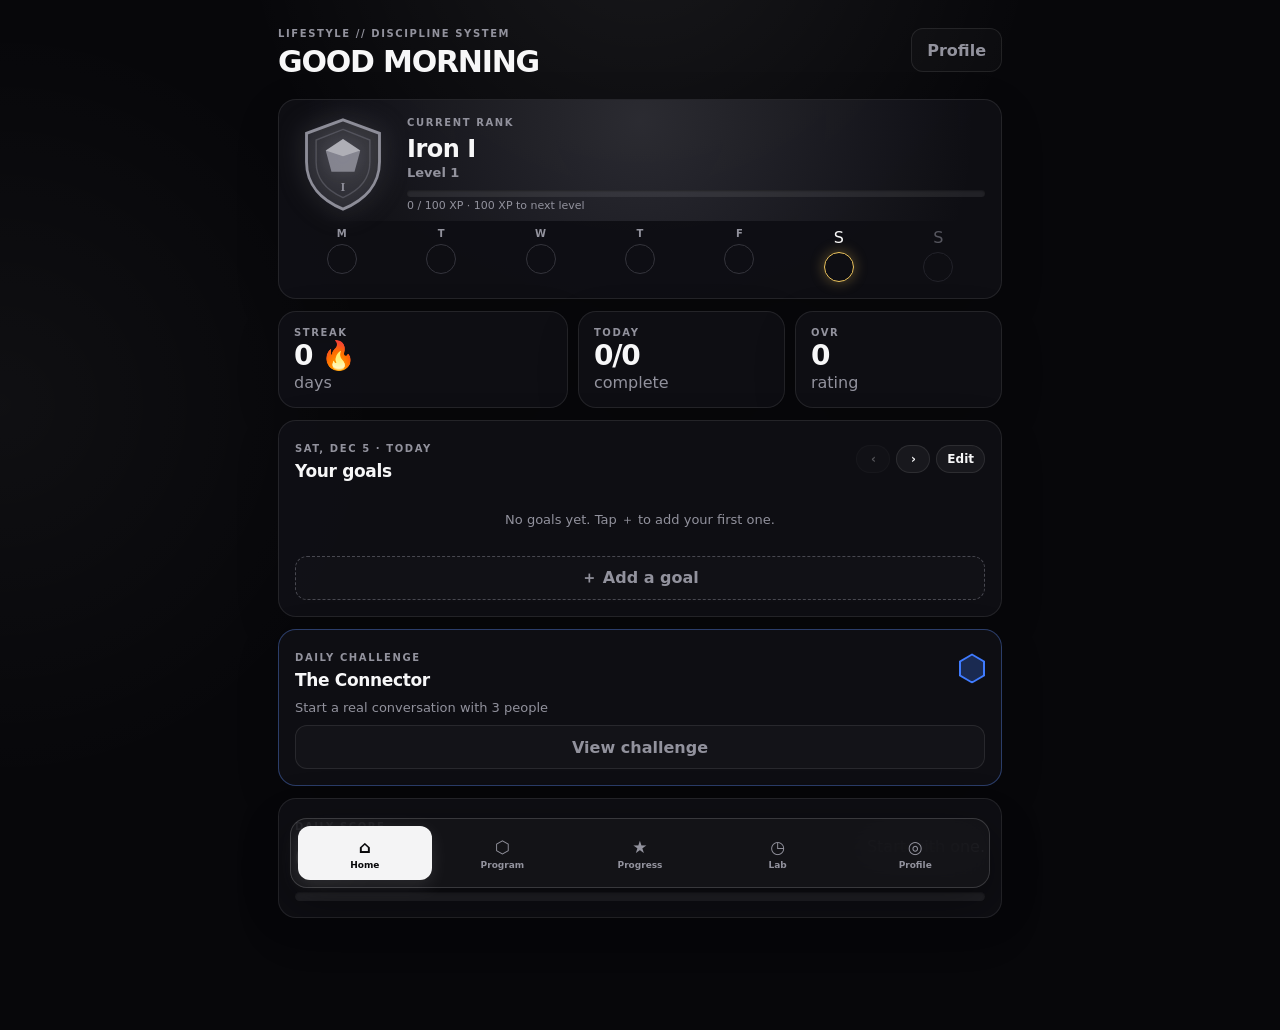
<file: index.html>
<!doctype html>
<html lang="en">
<head>
<meta charset="utf-8">
<meta name="viewport" content="width=device-width,initial-scale=1,viewport-fit=cover">
<meta name="theme-color" content="#09090b">
<meta name="apple-mobile-web-app-capable" content="yes">
<meta name="apple-mobile-web-app-status-bar-style" content="black-translucent">
<meta name="apple-mobile-web-app-title" content="LIFESTYLE">
<link rel="manifest" href="manifest.json">
<title>LIFESTYLE — Discipline System</title>
<link rel="stylesheet" href="style.css">
</head>
<body>
<main class="app">
<header class="topbar">
  <div><div class="eyebrow">LIFESTYLE // DISCIPLINE SYSTEM</div><h1 id="greeting">GOOD EVENING</h1></div>
  <button id="topProfile" class="ghost" type="button">Profile</button>
</header>

<!-- HOME -->
<section id="home" class="page active">
  <section class="panel hero">
    <div class="hero-top">
      <div id="heroBadge" class="hero-badge"></div>
      <div class="hero-copy">
        <span class="label">CURRENT RANK</span>
        <h2 id="rank">Iron I</h2>
        <strong id="level" class="hero-level">Level 1</strong>
        <div class="progress"><i id="xpBar"></i></div>
        <span id="xpText" class="tiny">0 / 100 XP</span>
      </div>
    </div>
    <div id="weekStrip" class="week-strip"></div>
  </section>

  <section class="stats">
    <article class="stat"><span class="label">STREAK</span><strong id="streak">0 🔥</strong><span class="muted">days</span></article>
    <article class="stat"><span class="label">TODAY</span><strong id="today">0/0</strong><span class="muted">complete</span></article>
    <article class="stat"><span class="label">OVR</span><strong id="ovrMini">0</strong><span class="muted">rating</span></article>
  </section>

  <section class="panel">
    <div class="section-head"><div><span id="todayLabel" class="label">TODAY</span><h2 id="goalsTitle">Your goals</h2></div><div class="day-nav"><button id="prevDay" class="pill pill-btn" type="button" aria-label="Previous day">‹</button><button id="nextDay" class="pill pill-btn" type="button" aria-label="Next day">›</button><button id="editGoals" class="pill pill-btn" type="button">Edit</button></div></div>
    <p id="planNote" class="plan-note hidden"></p>
    <div id="habitList"></div>
    <button id="addGoalBtn" class="add-goal" type="button">＋ Add a goal</button>
  </section>

  <section id="homeChallenge" class="panel challenge-teaser"></section>

  <section class="panel score-panel">
    <div class="section-head"><div><span class="label">DAILY SCORE</span><h2 id="score">0%</h2></div><span id="scoreMessage" class="muted">Start with one.</span></div>
    <div class="progress large"><i id="scoreBar"></i></div>
  </section>
</section>

<!-- GOAL MANAGER -->
<section id="goals" class="page">
  <section class="panel">
    <div class="section-head"><div><span class="label">GOAL BUILDER</span><h2>Your six areas</h2></div><button class="ghost back-btn" data-back="home" type="button">Done</button></div>
    <p class="muted intro">Add goals to any area, whenever you like. Harder goals earn more XP.</p>
    <div id="categoryManager"></div>
    <button id="addGoalBtn2" class="primary wide" type="button">＋ Add another goal</button>
  </section>
</section>

<!-- PROGRAM + CHALLENGES -->
<section id="program" class="page">
  <section id="programCard" class="panel program-card"></section>

  <section class="panel">
    <div class="section-head"><div><span class="label">DAILY CHALLENGE</span><h2 id="dailyDate">Today</h2></div></div>
    <div id="dailyChallenge"></div>
  </section>

  <section class="panel">
    <div class="section-head"><div><span class="label">WEEKLY CHALLENGE</span><h2>This week</h2></div><span id="weeklyReward" class="pill">+100 XP</span></div>
    <div id="weeklyChallenge"></div>
  </section>

  <section class="panel">
    <div class="section-head"><div><span class="label">YOUR CHALLENGES</span><h2>Personal arcs</h2></div><button id="newChallenge" class="pill pill-btn" type="button">＋ New</button></div>
    <div id="challengeList"></div>
  </section>
</section>

<!-- PROGRESS -->
<section id="progress" class="page">
  <section class="panel evolution-card">
    <div class="section-head"><div><span class="label">LIFE EVOLUTION</span><h2>Level up every area</h2></div><div class="ovr-box"><strong id="ovrBig">0</strong><span>OVR RATING</span></div></div>
    <div class="radar-wrap"><canvas id="radar" width="320" height="320" aria-label="Life stats radar chart"></canvas></div>
    <div id="categoryStats" class="category-tiles"></div>
  </section>

  <section class="panel rank-card">
    <div class="section-head"><div><span class="label">RANK PROGRESSION</span><h2 id="ladderHead">Climb the ranks</h2></div><span id="progressLevel" class="pill">LVL 1</span></div>
    <div id="ladder" class="ladder"></div>
  </section>

  <section class="panel">
    <div class="section-head"><div><span class="label">LIFETIME</span><h2>Your numbers</h2></div></div>
    <div class="big-stat-grid">
      <div><span class="label">TOTAL XP</span><strong id="totalXP">0</strong></div>
      <div><span class="label">BEST STREAK</span><strong id="bestStreak">0 🔥</strong></div>
      <div><span class="label">PERFECT DAYS</span><strong id="daysDone">0</strong></div>
      <div><span class="label">AVG SCORE</span><strong id="avgScore">0%</strong></div>
    </div>
  </section>
</section>

<!-- LAB -->
<section id="lab" class="page">
  <div class="segmented" role="tablist">
    <button class="seg active" data-lab="focusTab" type="button">Focus</button>
    <button class="seg" data-lab="journalTab" type="button">Journal</button>
    <button class="seg" data-lab="trackerTab" type="button">Tracker</button>
    <button class="seg" data-lab="todoTab" type="button">To-do</button>
  </div>

  <section id="focusTab" class="lab-tab active">
    <section class="panel focus"><span class="label">FOCUS MODE</span><h2>One task. No excuses.</h2>
      <div class="timer-presets"><button class="chip" data-min="15" type="button">15m</button><button class="chip active" data-min="25" type="button">25m</button><button class="chip" data-min="50" type="button">50m</button></div>
      <div id="timer" class="timer">25:00</div>
      <div class="timer-actions"><button id="startTimer" class="primary" type="button">Start</button><button id="resetTimer" class="ghost" type="button">Reset</button></div>
      <p class="muted">Stay on the task until the timer ends. Each finished session earns +10 XP.</p>
      <p id="focusCount" class="tiny"></p>
    </section>
  </section>

  <section id="journalTab" class="lab-tab">
    <section class="panel"><div class="section-head"><div><span class="label">JOURNAL</span><h2>Daily reflection</h2></div></div>
      <span class="label">HOW WAS TODAY?</span>
      <div id="moodPicker" class="mood-picker"></div>
      <textarea id="journalText" placeholder="What went well today? What will you do better tomorrow?"></textarea>
      <button id="saveJournal" class="primary wide" type="button">Save reflection</button><div id="journalSaved" class="toast"></div>
    </section>
    <section class="panel"><div class="section-head"><div><span class="label">PAST ENTRIES</span><h2>Look back</h2></div></div><div id="journalHistory"></div></section>
  </section>

  <section id="trackerTab" class="lab-tab">
    <section class="panel"><div class="section-head"><div><span class="label">DAILY TRACKER</span><h2>Body &amp; fuel</h2></div><span class="pill">Today</span></div>
      <div id="metrics" class="metrics"></div>
    </section>
    <section class="panel health-card">
      <div class="section-head"><div><span class="label">APPLE HEALTH</span><h2>Step sync</h2></div><span id="stepSyncStatus" class="pill">Not synced</span></div>
      <p class="muted intro">Bring today's step count in from Apple Health with a one-time iPhone Shortcut. Step goals like "Hit 10,000 steps" tick themselves when you reach them.</p>
      <label class="field"><span>Your shortcut's name</span><input id="shortcutName" maxlength="60" placeholder="LIFESTYLE Steps" autocomplete="off" autocapitalize="off" spellcheck="false"></label>
      <p class="tiny shortcut-hint">Type it exactly as it appears on the shortcut's tile in the Shortcuts app, capitals and spaces included.</p>
      <div class="health-actions"><button id="runStepShortcut" class="primary" type="button">Sync steps</button><button id="importSteps" class="ghost" type="button">Import copied steps</button></div>
      <details class="setup-guide">
        <summary>Set up the Shortcut (one time, about 2 minutes)</summary>
        <ol>
          <li>Open the <b>Shortcuts</b> app, tap <b>＋</b>, and name the new shortcut <b>LIFESTYLE Steps</b>. If you name it something else, type that name in the box above. To rename it later, open the shortcut and tap its name at the top.</li>
          <li>Add <b>Find Health Samples</b>. Set the type to <b>Steps</b>, add the filter <b>Start Date is Today</b>, and set <b>Group By</b> to <b>Day</b>.</li>
          <li>Add <b>Calculate Statistics</b> and choose <b>Sum</b>.</li>
          <li>Add <b>Round Number</b> (Ones Place).</li>
          <li>Add <b>Copy to Clipboard</b>. It should read <b>Copy Rounded Number to clipboard</b>; if not, tap the blue field and pick <b>Rounded Number</b>.</li>
          <li>Run it once and tap <b>Allow</b> when it asks for Health access. If it copies 0 or nothing, turn on Steps in Settings → Health → Data Access &amp; Devices → Shortcuts.</li>
        </ol>
        <p><b>Daily use:</b> tap <b>Sync steps</b>, let the shortcut run, come back here and tap <b>Import steps</b>. Your iPhone will ask to allow pasting.</p>
        <p><b>Keep it updated automatically:</b> in Shortcuts, open <b>Automation</b> → <b>＋</b> → <b>Time of Day</b>. Pick a time, set it to <b>Daily</b> and <b>Run Immediately</b>, then choose your step shortcut. Add a few (for example 9 AM, 12 PM, 3 PM, 6 PM and 9 PM). Whenever you open LIFESTYLE and your steps are over 30 minutes old, it offers <b>Update steps</b>, one tap and done. Automations can't read Health while your iPhone is locked, so a run that fires while it's locked may skip.</p>
        <p><b>Using LIFESTYLE in a browser instead of the home screen?</b> Replace the last step with <b>Open URLs</b> pointing to <code id="stepUrl"></code><b>Rounded Number</b> and the steps arrive automatically.</p>
      </details>
    </section>
  </section>

  <section id="todoTab" class="lab-tab">
    <section class="panel"><div class="section-head"><div><span class="label">BRAIN DUMP</span><h2>To-do list</h2></div><button id="clearTodos" class="pill pill-btn" type="button">Clear done</button></div>
      <form id="todoForm" class="todo-form"><input id="todoInput" maxlength="120" placeholder="Something on your mind…" autocomplete="off"><button class="primary" type="submit">Add</button></form>
      <div id="todoList"></div>
    </section>
  </section>
</section>

<!-- PROFILE -->
<section id="profile" class="page">
  <section class="panel profile-card">
    <div id="profileBadge" class="profile-badge"></div>
    <input id="nameInput" class="name-input" maxlength="24" placeholder="Your name" autocomplete="off">
    <span id="profileRank" class="muted"></span>
    <div id="rankRow" class="rank-row"></div>
  </section>

  <section class="panel">
    <div class="section-head"><div><span class="label">MILESTONES</span><h2>Achievements</h2></div><span id="achCount" class="pill">0</span></div>
    <div id="achievements" class="badge-grid"></div>
  </section>

  <section id="accountCard" class="panel account-card">
    <div class="section-head"><div><span class="label">ACCOUNT</span><h2 id="acctTitle">Back up your progress</h2></div><span id="syncStatus" class="pill">Not signed in</span></div>
    <div id="acctSignedOut">
      <p class="muted intro">Sign in to back up your goals, streaks, journal and steps and keep them in sync across your devices. It's optional; LIFESTYLE works without an account.</p>
      <button id="googleSignIn" class="primary wide" type="button">Continue with Google</button>
      <div class="or-line"><span>or use email</span></div>
      <form id="emailForm" novalidate>
        <label class="field"><span>Email</span><input id="acctEmail" type="email" autocomplete="email" inputmode="email" autocapitalize="off" spellcheck="false"></label>
        <label class="field"><span>Password</span><input id="acctPassword" type="password" autocomplete="current-password" minlength="6"></label>
        <div class="acct-actions"><button id="emailSignIn" class="primary" type="submit">Sign in</button><button id="emailSignUp" class="ghost" type="button">Create account</button></div>
      </form>
      <button id="forgotPassword" class="link-btn" type="button">Forgot password?</button>
    </div>
    <div id="acctSignedIn" class="hidden">
      <p class="muted intro">Signed in as <b id="acctWho"></b>. Your progress backs up automatically whenever it changes.</p>
      <div class="acct-actions"><button id="syncNow" class="ghost" type="button">Sync now</button><button id="signOutBtn" class="ghost" type="button">Sign out</button></div>
      <button id="deleteAccount" class="ghost wide danger" type="button">Delete account</button>
    </div>
    <p class="tiny">Stored securely with Google Firebase. <a href="privacy.html">Privacy</a></p>
  </section>

  <section class="panel settings">
    <div class="section-head"><div><span class="label">SETTINGS</span><h2>Your data</h2></div></div>
    <button id="manageGoals" class="ghost wide" type="button">Manage goals</button>
    <button id="exportBtn" class="ghost wide" type="button">Export backup</button>
    <button id="resetBtn" class="ghost wide danger" type="button">Reset everything</button>
    <p class="tiny">Without an account, everything stays on this device only.</p>
  </section>
</section>

<nav class="nav" aria-label="Main navigation">
  <button class="nav-btn active" data-page="home" type="button"><b>⌂</b><span>Home</span></button>
  <button class="nav-btn" data-page="program" type="button"><b>⬡</b><span>Program</span></button>
  <button class="nav-btn" data-page="progress" type="button"><b>★</b><span>Progress</span></button>
  <button class="nav-btn" data-page="lab" type="button"><b>◷</b><span>Lab</span></button>
  <button class="nav-btn" data-page="profile" type="button"><b>◎</b><span>Profile</span></button>
</nav>

<div id="goalModal" class="modal hidden">
  <div class="modal-card">
    <div class="modal-head"><div><span class="label">NEW GOAL</span><h2>Add a goal</h2></div><button id="closeGoal" class="ghost" type="button">Close</button></div>
    <label class="field"><span>Area</span><select id="goalCategory"></select></label>
    <label class="field"><span>Your goal</span><input id="goalInput" maxlength="80" placeholder="e.g. Read for 20 minutes" autocomplete="off"></label>
    <div class="field"><span>Difficulty</span><div id="goalDiff" class="diff-display"></div></div>
    <label class="repeat-toggle"><span><b>Repeat every day</b><small id="repeatHint"></small></span><input id="goalRepeat" class="switch" type="checkbox" role="switch"></label>
    <button id="ideasBtn" class="idea-button" type="button">💡 Need ideas?</button>
    <div id="ideaList" class="idea-list hidden"></div>
    <button id="saveGoal" class="primary wide" type="button">Add goal</button>
  </div>
</div>

<div id="challengeModal" class="modal hidden">
  <div class="modal-card">
    <div class="modal-head"><div><span class="label">NEW CHALLENGE</span><h2>Start an arc</h2></div><button id="closeChallenge" class="ghost" type="button">Close</button></div>
    <label class="field"><span>Name</span><input id="chName" maxlength="40" placeholder="e.g. Winter Arc" autocomplete="off"></label>
    <label class="field"><span>What do you do each day?</span><input id="chTask" maxlength="80" placeholder="e.g. Train, read, no junk food" autocomplete="off"></label>
    <label class="field"><span>Area</span><select id="chCategory"></select></label>
    <label class="field"><span>Length</span><select id="chDays"><option value="7">7 days</option><option value="30" selected>30 days</option><option value="60">60 days</option><option value="90">90 days</option></select></label>
    <button id="saveChallenge" class="primary wide" type="button">Start challenge</button>
  </div>
</div>

<div id="stepBanner" class="step-banner hidden" role="status"><span id="stepBannerText">Back from Shortcuts?</span><button id="stepBannerBtn" class="primary" type="button">Import steps</button><button id="stepBannerClose" class="ghost" type="button" aria-label="Dismiss">✕</button></div>
<div id="undoBar" class="undo-bar hidden" role="status"><span id="undoText"></span><button id="undoBtn" type="button">Undo</button></div>
<div id="toast" class="toast fixed-toast" aria-live="polite"></div>
</main>
<script src="app.js"></script>
<script type="module" src="cloud.js"></script>
</body>
</html>
</file>
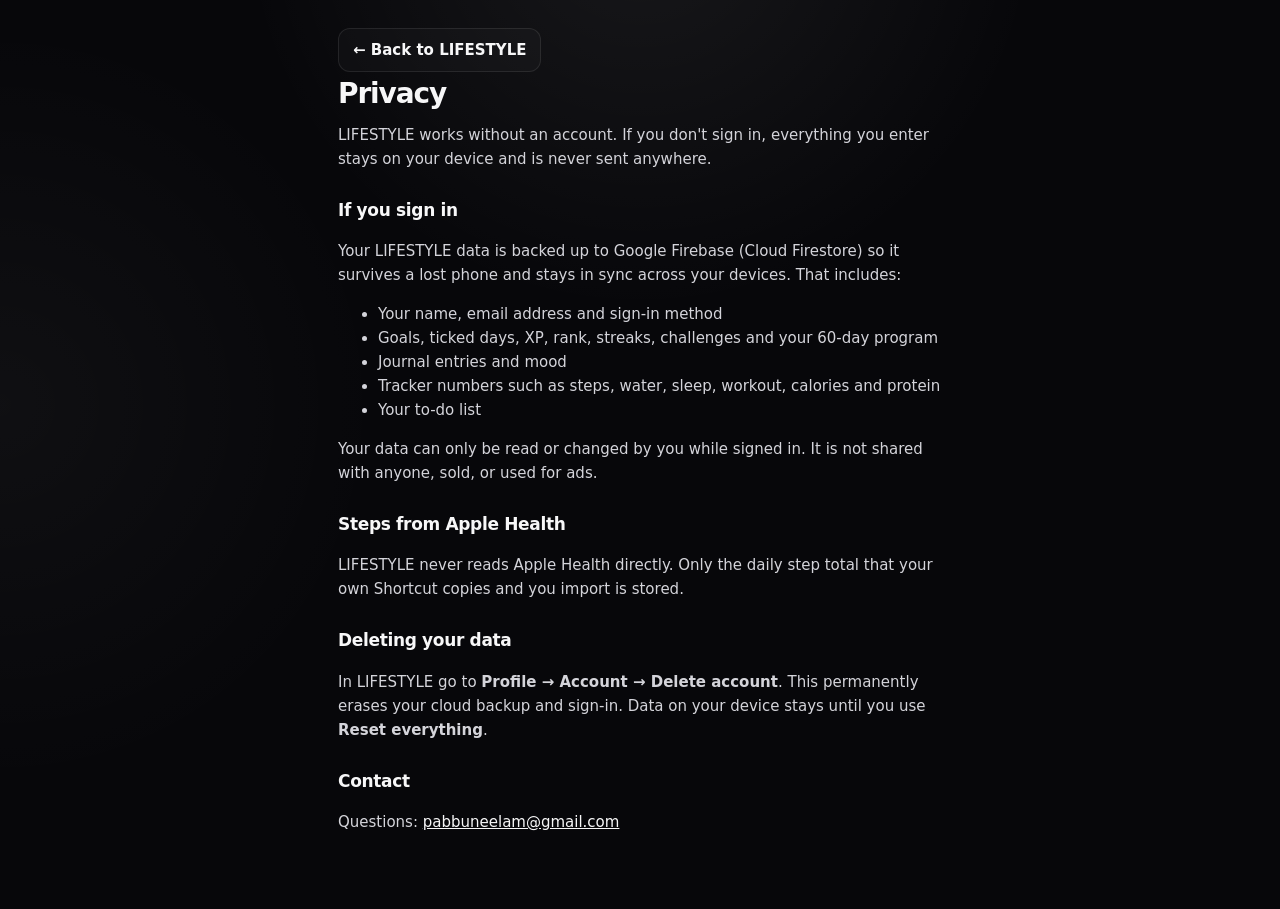
<file: privacy.html>
<!doctype html>
<html lang="en">
<head>
<meta charset="utf-8">
<meta name="viewport" content="width=device-width,initial-scale=1,viewport-fit=cover">
<meta name="theme-color" content="#09090b">
<title>LIFESTYLE Privacy</title>
<link rel="stylesheet" href="style.css">
<style>.doc{max-width:640px;margin:auto;padding:28px 18px 60px;line-height:1.6;font-size:15px}.doc h1{font-size:28px}.doc h2{font-size:17px;margin-top:26px}.doc p,.doc li{color:#d4d4da}.doc a{color:var(--text)}</style>
</head>
<body>
<main class="doc">
  <a href="./" class="ghost" style="display:inline-flex;align-items:center;text-decoration:none;padding:0 14px">← Back to LIFESTYLE</a>
  <h1>Privacy</h1>
  <p>LIFESTYLE works without an account. If you don't sign in, everything you enter stays on your device and is never sent anywhere.</p>
  <h2>If you sign in</h2>
  <p>Your LIFESTYLE data is backed up to Google Firebase (Cloud Firestore) so it survives a lost phone and stays in sync across your devices. That includes:</p>
  <ul>
    <li>Your name, email address and sign-in method</li>
    <li>Goals, ticked days, XP, rank, streaks, challenges and your 60-day program</li>
    <li>Journal entries and mood</li>
    <li>Tracker numbers such as steps, water, sleep, workout, calories and protein</li>
    <li>Your to-do list</li>
  </ul>
  <p>Your data can only be read or changed by you while signed in. It is not shared with anyone, sold, or used for ads.</p>
  <h2>Steps from Apple Health</h2>
  <p>LIFESTYLE never reads Apple Health directly. Only the daily step total that your own Shortcut copies and you import is stored.</p>
  <h2>Deleting your data</h2>
  <p>In LIFESTYLE go to <b>Profile → Account → Delete account</b>. This permanently erases your cloud backup and sign-in. Data on your device stays until you use <b>Reset everything</b>.</p>
  <h2>Contact</h2>
  <p>Questions: <a href="mailto:pabbuneelam@gmail.com">pabbuneelam@gmail.com</a></p>
</main>
</body>
</html>
</file>
<file: style.css>
:root{--bg:#07070a;--panel:rgba(17,17,22,.82);--card:rgba(26,26,33,.82);--line:rgba(255,255,255,.09);--line-strong:rgba(255,255,255,.16);--text:#f7f7f8;--muted:#92929d;--good:#9ee6b1;--accent:#f4f4f5;--glow:rgba(255,255,255,.12);--ease:cubic-bezier(.22,1,.36,1)}*{box-sizing:border-box}html{background:var(--bg);scroll-behavior:smooth}body{margin:0;background:radial-gradient(circle at 50% -10%,rgba(255,255,255,.07),transparent 34%),radial-gradient(circle at 0% 45%,rgba(255,255,255,.035),transparent 28%),var(--bg);background-attachment:fixed;color:var(--text);font-family:Inter,ui-sans-serif,system-ui,-apple-system,BlinkMacSystemFont,"Segoe UI",sans-serif;min-height:100vh}body:before{content:"";position:fixed;inset:-25%;pointer-events:none;background:radial-gradient(circle,rgba(255,255,255,.035) 0 1px,transparent 1px);background-size:28px 28px;mask-image:linear-gradient(to bottom,black,transparent 75%);opacity:.22;animation:drift 24s linear infinite;z-index:-1}@keyframes drift{to{transform:translate3d(28px,28px,0)}}button,input,textarea,select{font:inherit}button{cursor:pointer;-webkit-tap-highlight-color:transparent}.app{width:min(760px,100%);margin:auto;padding:28px 18px 100px}.topbar{display:flex;justify-content:space-between;align-items:flex-start;gap:16px;margin-bottom:22px;animation:rise .65s var(--ease) both}.eyebrow,.label{font-size:10px;letter-spacing:.16em;font-weight:800;color:var(--muted)}h1{font-size:30px;line-height:1;margin:8px 0 0;letter-spacing:-.04em}h2{font-size:17px;margin:5px 0 0;letter-spacing:-.02em}.muted,.tiny{color:var(--muted)}.tiny{font-size:11px}.ghost,.primary,.complete{border-radius:12px;min-height:44px;padding:0 15px;font-weight:800;transition:transform .25s var(--ease),background .25s ease,border-color .25s ease,box-shadow .25s ease,opacity .2s ease}.ghost{border:1px solid var(--line);background:rgba(255,255,255,.025);color:var(--muted)}.ghost:hover{color:var(--text);border-color:var(--line-strong);background:rgba(255,255,255,.06);transform:translateY(-2px)}.primary,.complete{background:var(--accent);color:#09090b;border:1px solid var(--accent);box-shadow:0 8px 25px rgba(255,255,255,.08)}.primary:hover,.complete:hover{transform:translateY(-2px);box-shadow:0 12px 32px rgba(255,255,255,.14)}.primary:active,.complete:active,.ghost:active{transform:scale(.97)}.primary:disabled{opacity:.35;cursor:not-allowed}.stats{display:grid;grid-template-columns:1.4fr 1fr 1fr;gap:10px;margin-bottom:12px}.stat,.panel{background:var(--panel);border:1px solid var(--line);border-radius:18px;box-shadow:0 14px 45px rgba(0,0,0,.14);backdrop-filter:blur(18px);-webkit-backdrop-filter:blur(18px)}.stat{padding:15px;display:flex;flex-direction:column;gap:3px;animation:rise .7s var(--ease) both;transition:transform .3s var(--ease),border-color .3s ease,box-shadow .3s ease}.stat:nth-child(2){animation-delay:.06s}.stat:nth-child(3){animation-delay:.12s}.stat:hover{transform:translateY(-3px);border-color:var(--line-strong);box-shadow:0 18px 50px rgba(0,0,0,.22)}.stat strong{font-size:28px;line-height:1.05;letter-spacing:-.04em}.progress{height:7px;background:rgba(255,255,255,.08);border-radius:999px;overflow:hidden;margin-top:8px;box-shadow:inset 0 1px 2px rgba(0,0,0,.35)}.progress i,.mini-progress i,.rank-line i{display:block;height:100%;width:0;background:linear-gradient(90deg,#bdbdc4,#fff);border-radius:999px;transition:width .8s var(--ease);position:relative}.progress i:after,.mini-progress i:after,.rank-line i:after{content:"";position:absolute;inset:0;background:linear-gradient(90deg,transparent,rgba(255,255,255,.45),transparent);transform:translateX(-100%);animation:shine 2.6s ease-in-out infinite}@keyframes shine{50%,100%{transform:translateX(100%)}}.progress.large{height:9px;margin-top:15px}.panel{padding:16px;margin-bottom:12px;animation:rise .7s var(--ease) both;transition:border-color .3s ease,box-shadow .3s ease}.panel:hover{border-color:rgba(255,255,255,.13)}.section-head{display:flex;justify-content:space-between;align-items:center;gap:12px;margin-bottom:10px}.pill,.count{background:rgba(255,255,255,.045);border:1px solid var(--line);border-radius:999px;padding:6px 10px;font-size:12px;font-weight:800}.habit{display:flex;align-items:center;gap:12px;border-top:1px solid var(--line);padding:12px 0;animation:fadeSlide .4s var(--ease) both}.category-heading{display:flex;justify-content:space-between;padding:14px 0 5px;font-size:11px;font-weight:800;color:var(--muted);letter-spacing:.04em}.category-heading small{font-size:10px}.check{width:44px;height:44px;flex:0 0 44px;border-radius:13px;border:1px solid #3a3a42;background:#17171b;color:transparent;font-weight:900;font-size:18px;transition:transform .3s var(--ease),background .3s ease,border-color .3s ease,box-shadow .3s ease}.check:hover{transform:scale(1.05);border-color:#62626b}.check:active{transform:scale(.92)}.check.done{background:var(--accent);color:#09090b;border-color:var(--accent);box-shadow:0 0 22px rgba(255,255,255,.16);animation:pop .4s var(--ease)}.habit-info{min-width:0;flex:1}.habit-name{font-size:14px;font-weight:750;overflow-wrap:anywhere}.habit-meta{font-size:11px;color:var(--muted);margin-top:3px}.xp{font-size:11px;color:var(--muted);font-weight:800}.add-goal{width:100%;height:44px;border:1px dashed #484850;background:rgba(255,255,255,.015);color:var(--muted);border-radius:12px;font-weight:800;margin-top:7px;transition:all .3s var(--ease)}.add-goal:hover{color:var(--text);border-color:#777780;background:rgba(255,255,255,.045);transform:translateY(-2px)}.score-panel h2{font-size:32px}.history{display:grid;grid-template-columns:repeat(7,1fr);gap:7px}.day{text-align:center}.day-name{font-size:9px;color:var(--muted);font-weight:800;margin-bottom:6px}.day-box{height:42px;border-radius:10px;border:1px solid var(--line);background:#19191e;display:grid;place-items:center;font-size:11px;font-weight:800;transition:transform .25s var(--ease),background .3s ease,box-shadow .3s ease}.day-box:hover{transform:translateY(-3px)}.day-box.done{background:#f4f4f5;color:#09090b;box-shadow:0 7px 18px rgba(255,255,255,.08)}.day-box.partial{background:#77777f;color:#fff}.complete{width:100%;min-height:52px;font-size:13px;letter-spacing:.08em;margin-top:2px}.page{display:none}.page.active{display:block;animation:pageIn .45s var(--ease) both}.intro{font-size:13px;line-height:1.5}.manager-category,.setup-category{background:var(--card);border:1px solid var(--line);border-radius:14px;padding:13px;margin-top:9px;transition:transform .3s var(--ease),border-color .3s ease,background .3s ease}.manager-category:hover,.setup-category:hover{transform:translateY(-2px);border-color:var(--line-strong);background:rgba(31,31,39,.9)}.category-title{display:flex;justify-content:space-between;align-items:center;gap:10px}.count{font-size:10px;color:var(--muted)}.count.valid{color:var(--good);border-color:#33523c}.manager-category>small,.setup-category>small{display:block;color:var(--muted);font-size:11px;line-height:1.4;margin-top:4px}.manage-row{display:flex;align-items:center;gap:10px;padding:9px 0 0;margin-top:8px;border-top:1px solid var(--line)}.manage-goal{flex:1;font-size:13px}.delete{border:1px solid var(--line);background:transparent;color:var(--muted);border-radius:10px;min-height:36px;padding:0 10px;transition:all .25s ease}.delete:hover{color:#fff;border-color:#666;background:rgba(255,255,255,.05)}.wide{width:100%;margin-top:10px}.setup-add{width:100%;margin-top:10px;min-height:38px;border:1px dashed #44444c;background:transparent;color:var(--text);border-radius:10px;font-weight:750;transition:all .25s ease}.setup-add:hover{border-color:#777780;background:rgba(255,255,255,.04);transform:translateY(-1px)}.setup-goal{font-size:11px;color:var(--muted);padding:5px 0 0}.big-stat-grid{display:grid;grid-template-columns:1fr 1fr;gap:10px}.big-stat-grid>div{background:var(--card);border:1px solid var(--line);border-radius:14px;padding:14px;display:flex;flex-direction:column;gap:7px;transition:transform .3s var(--ease),border-color .3s ease}.big-stat-grid>div:hover{transform:translateY(-3px);border-color:var(--line-strong)}.big-stat-grid strong{font-size:26px}.achievements{display:grid;gap:9px;margin-top:12px}.achievement{display:flex;align-items:center;gap:12px;padding:12px;background:var(--card);border:1px solid var(--line);border-radius:13px;transition:transform .3s var(--ease),border-color .3s ease}.achievement:hover{transform:translateX(3px);border-color:var(--line-strong)}.achievement .icon{width:38px;height:38px;display:grid;place-items:center;border-radius:10px;background:#27272d}.achievement.locked{opacity:.45}.achievement strong{font-size:13px}.achievement small{display:block;color:var(--muted);margin-top:2px}.rank-card,.evolution-card{overflow:hidden}.rank-track{display:grid;grid-template-columns:repeat(7,1fr);gap:5px;margin:20px 0 14px}.rank-node{text-align:center;color:#62626c;transition:color .3s ease,transform .3s var(--ease)}.rank-node:hover{transform:translateY(-3px)}.rank-node span{display:grid;place-items:center;margin:auto;width:27px;height:27px;border-radius:50%;border:1px solid #393941;font-size:10px;font-weight:900;transition:all .35s var(--ease)}.rank-node small{display:block;font-size:8px;margin-top:5px;white-space:nowrap}.rank-node.passed{color:#bdbdc5}.rank-node.passed span{background:#f4f4f5;color:#09090b;border-color:#f4f4f5;box-shadow:0 0 14px rgba(255,255,255,.08)}.rank-node.current{color:#fff}.rank-node.current span{box-shadow:0 0 24px rgba(255,255,255,.24);background:#fff;color:#09090b;animation:pulseGlow 2s ease-in-out infinite}.rank-line{height:7px;background:#28282f;border-radius:999px;overflow:hidden}.rank-copy{display:flex;justify-content:space-between;margin-top:7px;color:var(--muted);font-size:10px;font-weight:800}.radar-wrap{display:grid;place-items:center;margin:-5px 0}.radar-wrap canvas{width:min(100%,340px);height:auto;filter:drop-shadow(0 0 20px rgba(255,255,255,.06))}.category-stats{display:grid;gap:9px}.cat-stat{display:grid;grid-template-columns:28px 1fr 30px;align-items:center;gap:8px;background:var(--card);border:1px solid var(--line);border-radius:12px;padding:9px;transition:transform .25s var(--ease),border-color .25s ease}.cat-stat:hover{transform:translateX(3px);border-color:var(--line-strong)}.cat-stat>span{font-size:17px}.cat-stat strong{font-size:11px}.cat-stat b{text-align:right;font-size:11px}.mini-progress{height:5px;background:#29292f;border-radius:99px;overflow:hidden;margin-top:5px}.focus{text-align:center;padding:28px 18px}.focus h2{font-size:22px}.timer{font-size:64px;font-weight:900;letter-spacing:-.05em;margin:25px 0;background:linear-gradient(180deg,#fff,#a5a5ad);-webkit-background-clip:text;background-clip:text;color:transparent;text-shadow:0 0 30px rgba(255,255,255,.08)}.timer-actions{display:flex;justify-content:center;gap:8px}.focus p{max-width:480px;margin:20px auto 0;font-size:13px;line-height:1.5}textarea{width:100%;min-height:220px;resize:vertical;padding:13px;border:1px solid var(--line);border-radius:12px;background:rgba(13,13,16,.8);color:var(--text);outline:none;font-size:16px;line-height:1.5;transition:border-color .25s ease,box-shadow .25s ease}textarea:focus,.field input:focus,.field select:focus{border-color:rgba(255,255,255,.3);box-shadow:0 0 0 4px rgba(255,255,255,.04)}.nav{position:fixed;left:50%;bottom:12px;transform:translateX(-50%);width:min(700px,calc(100% - 24px));display:grid;grid-template-columns:repeat(5,1fr);gap:4px;padding:7px;background:rgba(21,21,25,.82);border:1px solid var(--line-strong);border-radius:17px;backdrop-filter:blur(20px);-webkit-backdrop-filter:blur(20px);box-shadow:0 15px 45px rgba(0,0,0,.4);z-index:5}.nav-btn{min-height:54px;border:0;background:transparent;color:var(--muted);border-radius:12px;display:flex;flex-direction:column;align-items:center;justify-content:center;gap:3px;transition:all .3s var(--ease)}.nav-btn b{font-size:17px;transition:transform .3s var(--ease)}.nav-btn span{font-size:9px;font-weight:800}.nav-btn:hover{color:var(--text);background:rgba(255,255,255,.05)}.nav-btn:hover b{transform:translateY(-2px)}.nav-btn.active{background:#f4f4f5;color:#09090b;box-shadow:0 5px 18px rgba(255,255,255,.1);animation:navPop .35s var(--ease)}.modal{position:fixed;inset:0;background:rgba(0,0,0,.78);backdrop-filter:blur(14px);-webkit-backdrop-filter:blur(14px);z-index:15;display:grid;place-items:center;padding:16px}.modal:not(.hidden){animation:fadeIn .25s ease both}.modal.hidden{display:none}.modal-card{width:min(600px,100%);max-height:90vh;overflow:auto;background:rgba(17,17,21,.94);border:1px solid #383840;border-radius:20px;padding:18px;box-shadow:0 25px 90px rgba(0,0,0,.7);animation:modalIn .45s var(--ease) both}.modal-head{display:flex;justify-content:space-between;align-items:flex-start;gap:12px}.field{display:block;margin-top:14px}.field span{display:block;color:var(--muted);font-size:10px;font-weight:800;letter-spacing:.1em;margin-bottom:6px}.field input,.field select{width:100%;height:46px;padding:0 12px;border:1px solid var(--line);border-radius:11px;background:#0c0c0f;color:var(--text);outline:none;transition:border-color .25s ease,box-shadow .25s ease}.idea-button{width:100%;height:42px;margin-top:9px;border:1px solid var(--line);background:var(--card);color:var(--text);border-radius:11px;font-weight:750;transition:all .25s ease}.idea-button:hover{background:rgba(255,255,255,.07);border-color:var(--line-strong);transform:translateY(-1px)}.idea-list{display:grid;gap:6px;margin-top:8px}.idea-list button{display:flex;justify-content:space-between;gap:10px;text-align:left;border:1px solid var(--line);background:#0d0d10;color:var(--muted);border-radius:10px;padding:10px;font-size:12px;transition:all .25s ease}.idea-list button:hover{color:var(--text);border-color:#55555f;transform:translateX(2px)}.hidden{display:none!important}.empty{padding:20px 0;color:var(--muted);font-size:13px;text-align:center}@keyframes rise{from{opacity:0;transform:translateY(12px)}to{opacity:1;transform:translateY(0)}}@keyframes pageIn{from{opacity:0;transform:translateY(8px)}to{opacity:1;transform:translateY(0)}}@keyframes fadeSlide{from{opacity:0;transform:translateX(-7px)}to{opacity:1;transform:translateX(0)}}@keyframes fadeIn{from{opacity:0}to{opacity:1}}@keyframes modalIn{from{opacity:0;transform:translateY(18px) scale(.97)}to{opacity:1;transform:translateY(0) scale(1)}}@keyframes pop{0%{transform:scale(.82)}65%{transform:scale(1.08)}100%{transform:scale(1)}}@keyframes pulseGlow{0%,100%{box-shadow:0 0 16px rgba(255,255,255,.15)}50%{box-shadow:0 0 30px rgba(255,255,255,.32)}}@keyframes navPop{from{transform:scale(.94)}to{transform:scale(1)}}@media(max-width:560px){.app{padding:22px 13px 100px}h1{font-size:26px}.stats{grid-template-columns:1fr 1fr}.main-stat{grid-column:1/-1}.timer{font-size:54px}.rank-node small{font-size:7px}}@media(prefers-reduced-motion:reduce){html{scroll-behavior:auto}body:before,.rank-node.current span,.progress i:after,.mini-progress i:after,.rank-line i:after{animation:none}.topbar,.stat,.panel,.habit,.page.active,.modal:not(.hidden),.modal-card{animation:none}.ghost,.primary,.complete,.stat,.panel,.check,.add-goal,.manager-category,.setup-category,.big-stat-grid>div,.achievement,.rank-node,.cat-stat,.nav-btn,.day-box,.idea-button,.idea-list button{transition:none}.progress i,.rank-line i,.mini-progress i{transition:none}}
/* ---------- v4 components ---------- */
.pill-btn{color:var(--text);cursor:pointer;transition:background .25s ease,border-color .25s ease}.pill-btn:hover{background:rgba(255,255,255,.09);border-color:var(--line-strong)}
.hex{--c:#fff;display:inline-block;width:18px;height:20px;flex:0 0 auto;clip-path:polygon(50% 0,100% 25%,100% 75%,50% 100%,0 75%,0 25%);background:var(--c);position:relative;vertical-align:middle;filter:drop-shadow(0 0 6px var(--c))}
.hex:after{content:"";position:absolute;inset:2px;clip-path:inherit;background:color-mix(in srgb,var(--c) 28%,#0b0b0e)}
.hex.lg{width:26px;height:30px}.hex.xl{width:40px;height:46px}.hex.xl:after{inset:3px}
.badge{display:block;overflow:visible;filter:drop-shadow(0 0 12px color-mix(in srgb,var(--c) 55%,transparent))}.badge.locked{filter:none;opacity:.7}

.hero{position:relative;overflow:hidden}
.hero:before{content:"";position:absolute;inset:-40% -20% auto;height:200px;background:radial-gradient(circle,color-mix(in srgb,var(--c,#fff) 22%,transparent),transparent 65%);pointer-events:none}
.hero-top{display:flex;gap:16px;align-items:center;position:relative}
.hero-badge{flex:0 0 96px;display:grid;place-items:center;animation:float 5s ease-in-out infinite}
.hero-copy{flex:1;min-width:0;display:flex;flex-direction:column;gap:2px}.hero-copy h2{font-size:24px}
.hero-level{font-size:13px;color:var(--muted);font-weight:700}
.week-strip{display:grid;grid-template-columns:repeat(7,1fr);gap:6px;margin-top:16px;position:relative}
.wk{display:flex;flex-direction:column;align-items:center;gap:5px;font-size:10px;font-weight:800;color:var(--muted)}
.wk i{width:30px;height:30px;border-radius:50%;border:1.5px solid #34343c;display:grid;place-items:center;font-style:normal;font-size:12px;color:#09090b}
.wk.done i{background:#f4f4f5;border-color:#f4f4f5}.wk.partial i{border-color:#8a8a94;border-style:dashed}
.wk.today span{color:var(--text)}.wk.today i{border-color:#fff;box-shadow:0 0 14px rgba(255,255,255,.35)}.wk.future{opacity:.4}

.task{--c:#fff;width:100%;display:flex;align-items:center;gap:12px;text-align:left;color:var(--text);background:color-mix(in srgb,var(--c) 6%,#121216);border:1px solid color-mix(in srgb,var(--c) 45%,transparent);border-radius:14px;padding:13px 14px;margin-top:8px;box-shadow:0 0 18px color-mix(in srgb,var(--c) 10%,transparent);transition:transform .25s var(--ease),box-shadow .25s ease,opacity .25s ease;animation:fadeSlide .4s var(--ease) both}
.task:hover{transform:translateY(-2px);box-shadow:0 0 26px color-mix(in srgb,var(--c) 22%,transparent)}.task:active{transform:scale(.98)}
.task-name{flex:1;font-size:14px;font-weight:700;overflow-wrap:anywhere}
.task .box{width:24px;height:24px;border-radius:7px;border:1.5px solid #55555f;display:grid;place-items:center;font-weight:900;font-size:13px;flex:0 0 24px}
.task.done{opacity:.72}.task.done .task-name{text-decoration:line-through;text-decoration-color:color-mix(in srgb,var(--c) 70%,transparent)}
.task.done .box{background:var(--c);border-color:var(--c);color:#09090b;animation:pop .4s var(--ease)}
.challenge-teaser{border-color:color-mix(in srgb,var(--c,#fff) 30%,var(--line))}.challenge-teaser p{margin:0;font-size:13px}

.program-card{text-align:center}.program-card .section-head{text-align:left}
.prog-title{font-size:22px;margin:8px 0 0}
.hex-ring{position:relative;width:170px;height:170px;margin:18px auto}
.hex-ring .hex{position:absolute;left:50%;top:50%;margin:-15px 0 0 -13px}
.hex-ring .hex:nth-child(1){transform:translate(0,-62px)}.hex-ring .hex:nth-child(2){transform:translate(54px,-31px)}.hex-ring .hex:nth-child(3){transform:translate(54px,31px)}
.hex-ring .hex:nth-child(4){transform:translate(0,62px)}.hex-ring .hex:nth-child(5){transform:translate(-54px,31px)}.hex-ring .hex:nth-child(6){transform:translate(-54px,-31px)}
.hex-ring b{position:absolute;inset:0;display:grid;place-items:center;font-size:26px;letter-spacing:-.03em;text-shadow:0 0 18px rgba(255,255,255,.4)}
.week-tabs{display:flex;gap:6px;overflow-x:auto;padding:14px 0 6px;scrollbar-width:none}.week-tabs::-webkit-scrollbar{display:none}
.chip{flex:0 0 auto;border:1px solid var(--line);background:transparent;color:var(--muted);border-radius:999px;padding:7px 13px;font-size:11px;font-weight:800;transition:all .2s ease}
.chip:hover{color:var(--text)}.chip.active{background:rgba(255,255,255,.12);border-color:var(--line-strong);color:var(--text)}
.week-range{display:block;text-align:left;margin:8px 0}
.pdays{display:grid;gap:7px;text-align:left}
.pday{display:grid;grid-template-columns:62px 1fr 40px;align-items:center;gap:8px;padding:11px 13px;border-radius:12px;border:1px solid var(--line);background:var(--card);font-size:13px;font-weight:750}
.pday small{color:var(--muted);font-weight:600}.pday b{text-align:right}
.pday.done{border-color:rgba(158,230,177,.4);background:rgba(158,230,177,.08)}.pday.done b{color:var(--good)}
.pday.today{border-color:#fff;box-shadow:0 0 18px rgba(255,255,255,.12)}.pday.missed b{color:#ff6b6b}.pday.future{opacity:.45}
.daily-card{--c:#fff;position:relative;overflow:hidden;border-radius:16px;padding:18px;border:1px solid color-mix(in srgb,var(--c) 45%,transparent);background:radial-gradient(circle at 100% 0,color-mix(in srgb,var(--c) 20%,transparent),transparent 60%),#101014;box-shadow:0 0 30px color-mix(in srgb,var(--c) 12%,transparent)}
.daily-card h3{font-family:Georgia,"Times New Roman",serif;font-weight:400;font-size:30px;margin:10px 0 6px;letter-spacing:-.02em}
.daily-card p{margin:0;color:#c8c8d0;font-size:14px;line-height:1.45}
.daily-tag{display:inline-flex;align-items:center;gap:7px;font-size:10px;font-weight:800;letter-spacing:.14em;color:var(--c)}
.w-name{font-size:18px;margin:0 0 4px}.w-foot{display:flex;justify-content:space-between;margin-top:6px}
.arc{--c:#fff;border:1px solid color-mix(in srgb,var(--c) 40%,transparent);background:linear-gradient(135deg,color-mix(in srgb,var(--c) 10%,#111115),#0e0e12);border-radius:16px;padding:15px;margin-top:9px}
.arc-head{display:flex;justify-content:space-between;align-items:center;gap:10px}.arc-head h3{font-family:Georgia,serif;font-weight:400;font-size:22px;margin:0}
.countdown{font:700 11px ui-monospace,Menlo,monospace;color:var(--c);letter-spacing:.05em;white-space:nowrap}
.arc-task{font-size:12px;margin:4px 0 10px}
.arc-stats{display:grid;grid-template-columns:repeat(3,1fr);gap:8px}.arc-stats b{display:block;font-size:22px}.arc-stats small{font-size:9px;color:var(--muted);font-weight:800;letter-spacing:.1em}
.arc-actions{display:flex;gap:8px;align-items:center;justify-content:space-between;margin-top:12px}.arc-actions .check-in{flex:1}

.evolution-card .radar-wrap canvas{width:min(100%,360px)}
.category-tiles{display:grid;grid-template-columns:1fr 1fr;gap:10px;margin-top:6px}
.cat-tile{--c:#fff;display:flex;align-items:center;gap:14px;padding:16px;border-radius:16px;background:#111115;border:1px solid color-mix(in srgb,var(--c) 30%,transparent);box-shadow:0 0 22px color-mix(in srgb,var(--c) 16%,transparent),inset 0 0 20px color-mix(in srgb,var(--c) 5%,transparent);transition:transform .3s var(--ease)}
.cat-tile:hover{transform:translateY(-3px)}
.cat-tile strong{display:block;font-size:34px;line-height:1;letter-spacing:-.03em}.cat-tile small{color:var(--c);font-size:12px;font-weight:600}
#ladderHead{font-weight:500}#ladderHead b{font-weight:800}
.ladder{display:flex;flex-direction:column;padding:10px 0 4px 6px}
.rung{display:flex;align-items:center;gap:16px}.rung>svg{flex:0 0 auto}
.rung>div{display:flex;flex-direction:column}
.rung h3{margin:1px 0;font-size:18px;letter-spacing:-.02em}.rung small{font:600 10px ui-monospace,Menlo,monospace;color:var(--muted);letter-spacing:.06em}
.rung .achieved{font-size:9px;color:#6e6e78}
.rung.current h3{font-size:26px}.rung.current small{color:var(--c);font-size:12px}.cur-label{font-size:11px;color:var(--c);font-weight:600}
.rung.current>svg{animation:float 4s ease-in-out infinite}
.rung.locked h3{color:#c8c8d0;font-weight:500}.rung.locked small{color:#55555f}
.ladder-dots{display:flex;flex-direction:column;gap:7px;padding:8px 0;width:56px;align-items:center}
.ladder-dots i{width:10px;height:11px;clip-path:polygon(50% 0,100% 25%,100% 75%,50% 100%,0 75%,0 25%);background:#55555f;position:relative}
.ladder-dots i:after{content:"";position:absolute;inset:1.5px;clip-path:inherit;background:#0e0e12}
.ladder-dots.lit i{background:#c8c8d0}

.segmented{display:grid;grid-template-columns:repeat(4,1fr);gap:4px;padding:4px;border-radius:14px;background:var(--panel);border:1px solid var(--line);margin-bottom:12px}
.seg{min-height:40px;border:0;border-radius:10px;background:transparent;color:var(--muted);font-weight:800;font-size:12px;transition:all .2s ease}
.seg.active{background:#f4f4f5;color:#09090b}
.lab-tab{display:none}.lab-tab.active{display:block;animation:pageIn .35s var(--ease) both}
.timer-presets{display:flex;justify-content:center;gap:6px;margin-top:16px}
.mood-picker{display:flex;gap:8px;margin:8px 0 12px}
.mood{flex:1;height:48px;border-radius:12px;border:1px solid var(--line);background:var(--card);font-size:22px;filter:grayscale(1);opacity:.55;transition:all .2s ease}
.mood:hover{opacity:.9}.mood.active{filter:none;opacity:1;border-color:var(--line-strong);background:rgba(255,255,255,.08);transform:translateY(-2px)}
.entry{border-top:1px solid var(--line);padding:10px 0}
.entry summary{display:grid;grid-template-columns:24px auto 1fr;gap:10px;align-items:center;cursor:pointer;list-style:none}.entry summary::-webkit-details-marker{display:none}
.entry summary b{font-size:12px}.entry summary small{color:var(--muted);font-size:12px;white-space:nowrap;overflow:hidden;text-overflow:ellipsis}
.entry p{white-space:pre-wrap;font-size:13px;line-height:1.5;color:#d4d4da;margin:10px 0 2px}
.metrics{display:grid;grid-template-columns:1fr 1fr;gap:10px}
.metric{background:var(--card);border:1px solid var(--line);border-radius:14px;padding:12px;display:flex;flex-direction:column;gap:9px}
.metric-head{display:flex;justify-content:space-between;align-items:center;font-size:13px}.metric-head small{color:var(--muted);font-size:10px}
.stepper{display:grid;grid-template-columns:34px 1fr 34px;gap:5px}
.stepper button{height:36px;border-radius:10px;border:1px solid var(--line);background:#0c0c0f;color:var(--text);font-weight:800}
.stepper input{width:100%;min-width:0;height:36px;border-radius:10px;border:1px solid var(--line);background:#0c0c0f;color:var(--text);text-align:center;font-weight:800;font-size:15px;outline:none;-moz-appearance:textfield}
.stepper input::-webkit-inner-spin-button{-webkit-appearance:none}
.spark{display:flex;align-items:flex-end;gap:3px;height:28px}.spark i{flex:1;background:#34343c;border-radius:3px 3px 1px 1px}.spark i.now{background:#f4f4f5}
.todo-form{display:flex;gap:8px;margin-bottom:6px}
.todo-form input{flex:1;min-width:0;height:44px;padding:0 12px;border:1px solid var(--line);border-radius:11px;background:#0c0c0f;color:var(--text);outline:none}
.todo{display:flex;align-items:center;gap:10px;padding:9px 0;border-top:1px solid var(--line)}.todo span{flex:1;font-size:14px;overflow-wrap:anywhere}
.todo-check{width:26px;height:26px;border-radius:8px;border:1.5px solid #55555f;background:transparent;color:#09090b;font-weight:900;flex:0 0 26px}
.todo.done span{color:var(--muted);text-decoration:line-through}.todo.done .todo-check{background:#f4f4f5;border-color:#f4f4f5}

.profile-card{display:flex;flex-direction:column;align-items:center;text-align:center;gap:6px;padding-top:24px}
.profile-badge{animation:float 5s ease-in-out infinite}
.name-input{background:transparent;border:0;border-bottom:1px dashed transparent;color:var(--text);font-size:26px;font-weight:800;text-align:center;width:min(280px,100%);outline:none;letter-spacing:-.03em}
.name-input:hover,.name-input:focus{border-bottom-color:var(--line-strong)}
.rank-row{display:flex;align-items:flex-end;justify-content:center;gap:10px;margin-top:14px;flex-wrap:wrap}
.rr{display:flex;flex-direction:column;align-items:center;gap:4px}.rr small{font-size:9px;color:var(--muted);font-weight:700}.rr.current small{color:var(--text)}
.badge-grid{display:grid;grid-template-columns:repeat(3,1fr);gap:10px}
.ach{--c:#3b3b45;display:flex;flex-direction:column;align-items:center;text-align:center;gap:5px;padding:12px 6px;border-radius:14px;background:var(--card);border:1px solid var(--line)}
.ach-badge{width:52px;height:58px;clip-path:polygon(50% 0,100% 22%,100% 70%,50% 100%,0 70%,0 22%);background:var(--c);display:grid;place-items:center;position:relative}
.ach-badge:after{content:"";position:absolute;inset:3px;clip-path:inherit;background:radial-gradient(circle at 50% 30%,color-mix(in srgb,var(--c) 45%,#16161b),#101014)}
.ach-badge span{position:relative;z-index:1;font-size:22px}
.ach strong{font-size:11px;letter-spacing:.04em;text-transform:uppercase}.ach small{font-size:9px;color:var(--muted)}
.ach.locked .ach-badge span{filter:grayscale(1);opacity:.4}.ach.locked strong{color:var(--muted)}
.settings .wide{display:block}.danger:hover{color:#ff6b6b;border-color:rgba(255,107,107,.4)}
.back-btn{min-height:36px}
.manager-category .xp{margin-right:4px}
@keyframes float{0%,100%{transform:translateY(0)}50%{transform:translateY(-5px)}}
@media(max-width:560px){.stats{grid-template-columns:repeat(3,1fr)}.stat strong{font-size:22px}.badge-grid{grid-template-columns:repeat(2,1fr)}.cat-tile{padding:13px;gap:10px}.cat-tile strong{font-size:28px}.hex.xl{width:32px;height:37px}}
@media(prefers-reduced-motion:reduce){.hero-badge,.profile-badge,.rung.current>svg{animation:none}}

.idea-head{display:flex;justify-content:space-between;align-items:center;gap:10px;margin-top:2px}
.idea-list .idea-refresh{border:1px solid var(--line);background:rgba(255,255,255,.04);color:var(--text);border-radius:999px;padding:6px 12px;font-size:11px;font-weight:800;transition:background .2s ease,border-color .2s ease}.idea-list .idea-refresh:hover{background:rgba(255,255,255,.1);border-color:var(--line-strong)}.idea-list .idea-refresh:active{transform:scale(.95)}
.diff-display{display:flex;align-items:center;height:46px;padding:0 14px;border:1px solid var(--line);border-radius:11px;background:#0c0c0f;color:var(--muted);font-size:13px;font-weight:700;transition:color .2s ease,border-color .2s ease}
.diff-display.d1{color:#9ee6b1;border-color:rgba(158,230,177,.35)}.diff-display.d2{color:#f0c75e;border-color:rgba(240,199,94,.35)}.diff-display.d3{color:#ff7b6b;border-color:rgba(255,123,107,.35)}
.idea-diff{flex:0 0 auto;font-size:10px;font-weight:800;border-radius:999px;padding:2px 8px;border:1px solid currentColor}.idea-diff.d1{color:#9ee6b1}.idea-diff.d2{color:#f0c75e}.idea-diff.d3{color:#ff7b6b}
.ovr-box{display:flex;flex-direction:column;align-items:flex-end;flex:0 0 auto;padding:8px 12px;border:1px solid var(--line-strong);border-radius:14px;background:rgba(255,255,255,.04);box-shadow:0 0 22px rgba(255,255,255,.06)}
.ovr-box strong{font-size:32px;line-height:1;letter-spacing:-.04em;text-shadow:0 0 16px rgba(255,255,255,.35)}.ovr-box span{font:600 9px ui-monospace,Menlo,monospace;letter-spacing:.08em;color:var(--muted);margin-top:4px}
.health-actions{display:grid;grid-template-columns:1fr 1fr;gap:8px;margin-top:12px}
.setup-guide{margin-top:12px;border-top:1px solid var(--line);padding-top:10px;font-size:13px;line-height:1.5;color:#d4d4da}
.setup-guide summary{cursor:pointer;font-weight:800;color:var(--text);list-style:none}.setup-guide summary::-webkit-details-marker{display:none}.setup-guide summary:before{content:"▸ ";color:var(--muted)}.setup-guide[open] summary:before{content:"▾ "}
.setup-guide ol{padding-left:20px;margin:10px 0}.setup-guide li{margin-bottom:6px}.setup-guide p{margin:8px 0 0}
.setup-guide code{font:600 12px ui-monospace,Menlo,monospace;background:#1c1c22;border:1px solid var(--line);border-radius:6px;padding:1px 5px;overflow-wrap:anywhere}
.step-banner{position:fixed;left:0;right:0;margin:0 auto;bottom:86px;width:min(520px,calc(100% - 24px));display:flex;align-items:center;gap:8px;padding:10px 10px 10px 16px;border-radius:16px;background:rgba(24,24,30,.96);border:1px solid var(--line-strong);box-shadow:0 14px 40px rgba(0,0,0,.45);z-index:12;animation:rise .35s var(--ease) both}
.step-banner span{flex:1;font-size:13px;font-weight:700}.step-banner .ghost{min-height:40px;padding:0 12px}.step-banner .primary{min-height:40px}
.health-card .field{margin-top:10px}.shortcut-hint{margin:6px 0 0}
.fixed-toast{position:fixed;left:0;right:0;margin:0 auto;bottom:150px;width:max-content;max-width:min(520px,calc(100% - 32px));padding:11px 16px;border-radius:14px;background:rgba(244,244,245,.97);color:#09090b;font-size:13px;font-weight:700;line-height:1.4;text-align:center;box-shadow:0 12px 34px rgba(0,0,0,.45);z-index:20;pointer-events:none;animation:rise .3s var(--ease) both}
.fixed-toast:empty{display:none}
#journalSaved{color:var(--good);font-size:12px;font-weight:700;margin-top:8px;min-height:16px}
.account-card .intro{margin-top:0}
.or-line{display:flex;align-items:center;gap:10px;margin:14px 0 2px;color:var(--muted);font-size:11px;font-weight:700}.or-line:before,.or-line:after{content:"";flex:1;height:1px;background:var(--line)}
.acct-actions{display:grid;grid-template-columns:1fr 1fr;gap:8px;margin-top:12px}
.link-btn{background:none;border:0;color:var(--muted);font-size:12px;font-weight:700;padding:10px 0 0;text-decoration:underline;text-underline-offset:3px}.link-btn:hover{color:var(--text)}
.account-card .tiny a{color:var(--muted)}
#syncStatus.ok{color:var(--good);border-color:#33523c}#syncStatus.warn{color:#f0c75e;border-color:rgba(240,199,94,.35)}
.account-card button:disabled{opacity:.5;cursor:wait}
.day-nav{display:flex;gap:6px;align-items:center}.day-nav .pill-btn{min-width:34px;text-align:center}.day-nav .pill-btn:disabled{opacity:.3;cursor:default}
.plan-note{margin:0 0 4px;font-size:12px;color:#f0c75e;line-height:1.45}
button.wk{background:none;border:0;padding:0;font:inherit;cursor:pointer;-webkit-tap-highlight-color:transparent}
.wk.future{opacity:.55}.wk.selected{opacity:1}.wk.selected span{color:var(--text)}.wk.selected i{border-color:#f0c75e;box-shadow:0 0 14px rgba(240,199,94,.35)}
.wk.planned i:after{content:"";width:5px;height:5px;border-radius:50%;background:#f0c75e}
.task-row{display:flex;gap:6px;align-items:stretch;margin-top:8px}.task-row .task{flex:1;margin-top:0}
.task.locked{opacity:.75;cursor:default}.task.locked .box{border-style:dashed;font-size:11px}
.once{font-size:9px;font-weight:800;letter-spacing:.08em;text-transform:uppercase;color:#f0c75e;border:1px solid rgba(240,199,94,.4);border-radius:999px;padding:2px 6px}
.task-del{flex:0 0 40px;border-radius:14px;border:1px solid var(--line);background:transparent;color:var(--muted);font-weight:800}.task-del:hover{color:#ff6b6b;border-color:rgba(255,107,107,.4)}
.repeat-toggle{display:flex;justify-content:space-between;gap:12px;align-items:center;margin-top:14px;padding:12px 14px;border:1px solid var(--line);border-radius:12px;background:#0c0c0f;cursor:pointer}
.switch{appearance:none;-webkit-appearance:none;position:relative;flex:0 0 auto;width:50px;height:30px;margin:0;border-radius:999px;background:#2a2a31;border:1px solid var(--line-strong);cursor:pointer;transition:background .25s ease,border-color .25s ease}
.switch:before{content:"";position:absolute;top:2px;left:2px;width:24px;height:24px;border-radius:50%;background:#9a9aa4;box-shadow:0 2px 6px rgba(0,0,0,.4);transition:transform .25s var(--ease),background .25s ease}
.switch:checked{background:var(--good);border-color:var(--good)}.switch:checked:before{transform:translateX(20px);background:#fff}
.switch:focus-visible{outline:2px solid rgba(255,255,255,.5);outline-offset:2px}
.repeat-toggle span{display:flex;flex-direction:column;gap:2px;font-size:13px}.repeat-toggle small{color:var(--muted);font-size:11px}
.plan-date{display:block;color:#f0c75e;font-size:10px;font-weight:800;letter-spacing:.06em;text-transform:uppercase}
.task-row{position:relative;border-radius:14px;overflow:hidden;transition:height .25s var(--ease),margin-top .25s var(--ease),opacity .25s ease}
.task-row .task{position:relative;z-index:1;touch-action:pan-y;transition:transform .28s var(--ease),box-shadow .25s ease,opacity .25s ease;animation:none}
.task-row.swiping .task{transition:none}
.swipe-hint{margin:10px 0 0;text-align:center;font-size:11px;color:var(--muted)}
.undo-bar{position:fixed;left:0;right:0;margin:0 auto;bottom:86px;width:min(520px,calc(100% - 24px));display:flex;align-items:center;gap:10px;padding:10px 10px 10px 16px;border-radius:16px;background:rgba(244,244,245,.97);color:#09090b;box-shadow:0 14px 40px rgba(0,0,0,.45);z-index:21;animation:rise .3s var(--ease) both}
.undo-bar span{flex:1;font-size:13px;font-weight:700;overflow:hidden;text-overflow:ellipsis;white-space:nowrap}
.undo-bar button{border:0;background:#09090b;color:#fff;border-radius:10px;min-height:38px;padding:0 16px;font-weight:800}
.task{-webkit-user-select:none;user-select:none;-webkit-touch-callout:none}
.task-row .task{will-change:transform}
.task-row.removing{pointer-events:none}
.swipe-cue{position:absolute;inset:0;border-radius:14px;background:linear-gradient(90deg,transparent 35%,rgba(217,58,58,.22));opacity:0;transition:background .2s ease}
.task-row.armed .swipe-cue{background:linear-gradient(90deg,transparent 20%,rgba(217,58,58,.55))}
@media(prefers-reduced-motion:reduce){.task-row .task{transition:none!important}}
</file>
